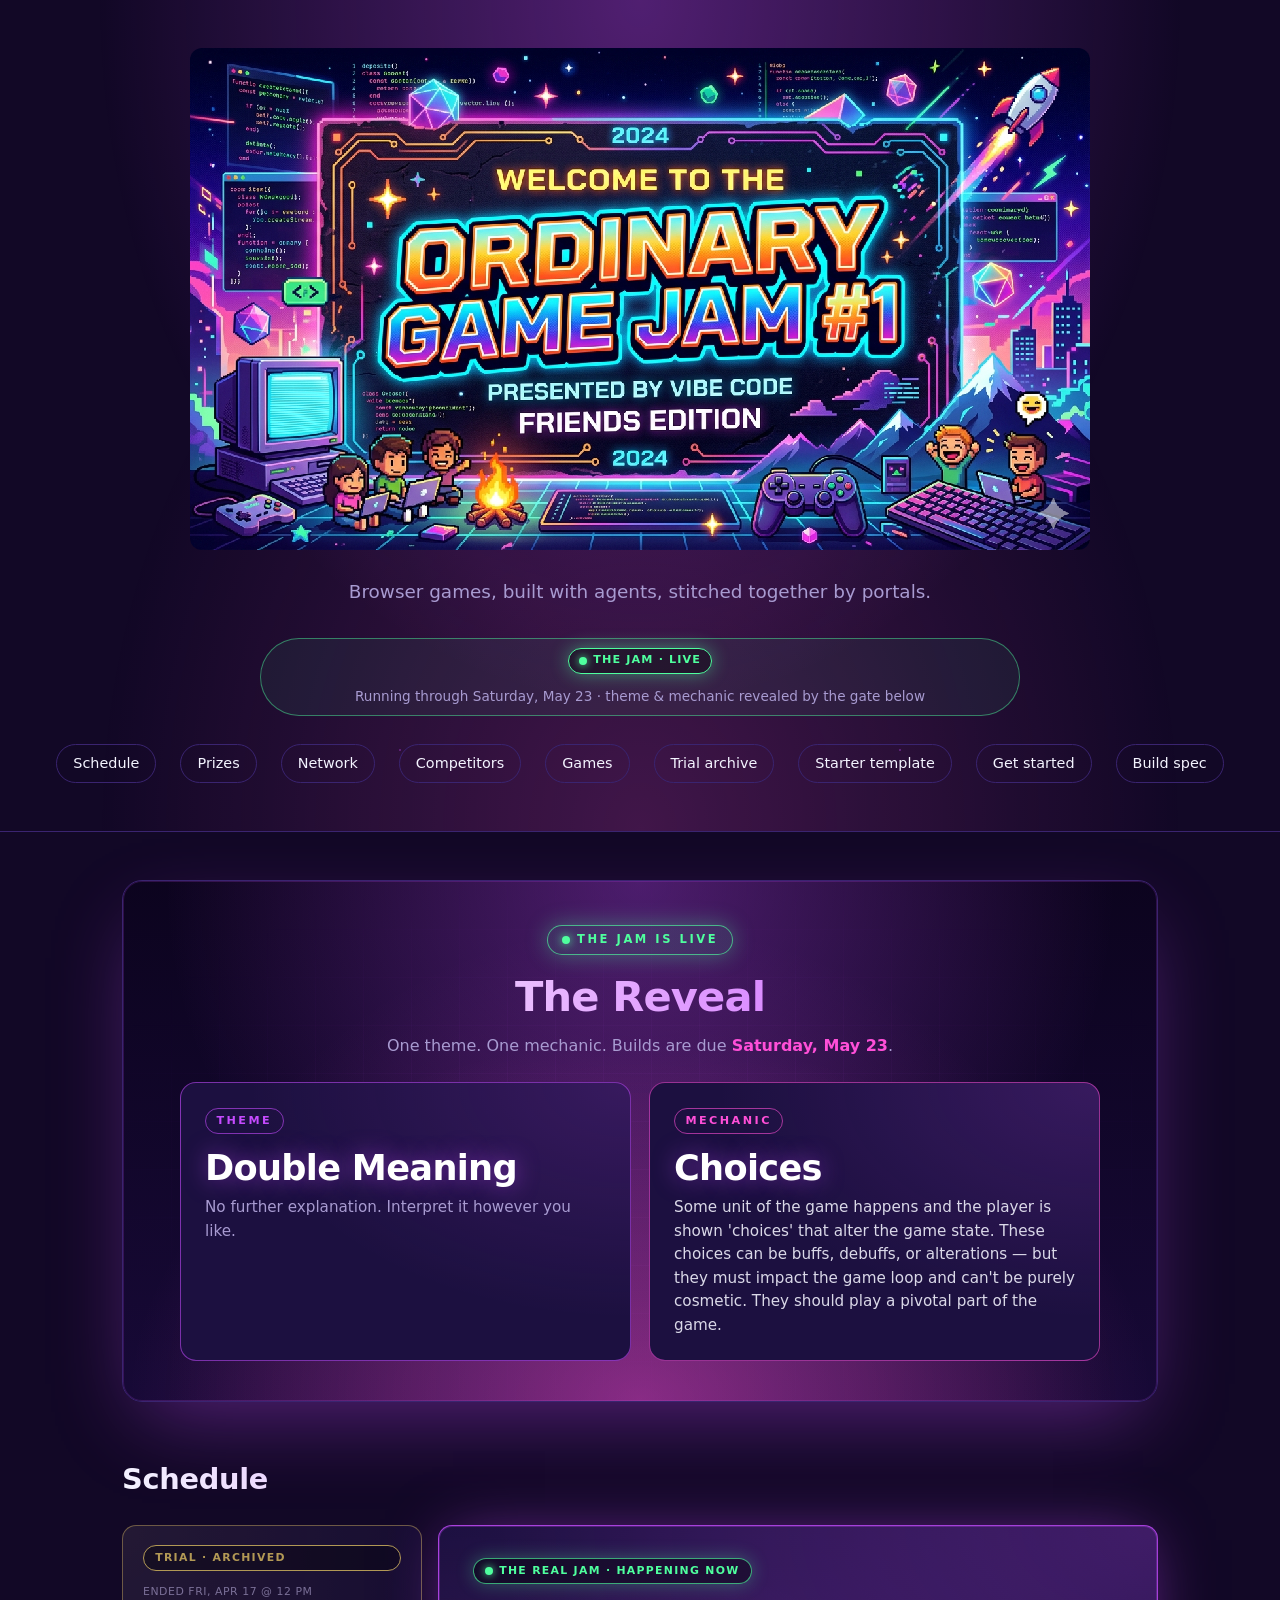
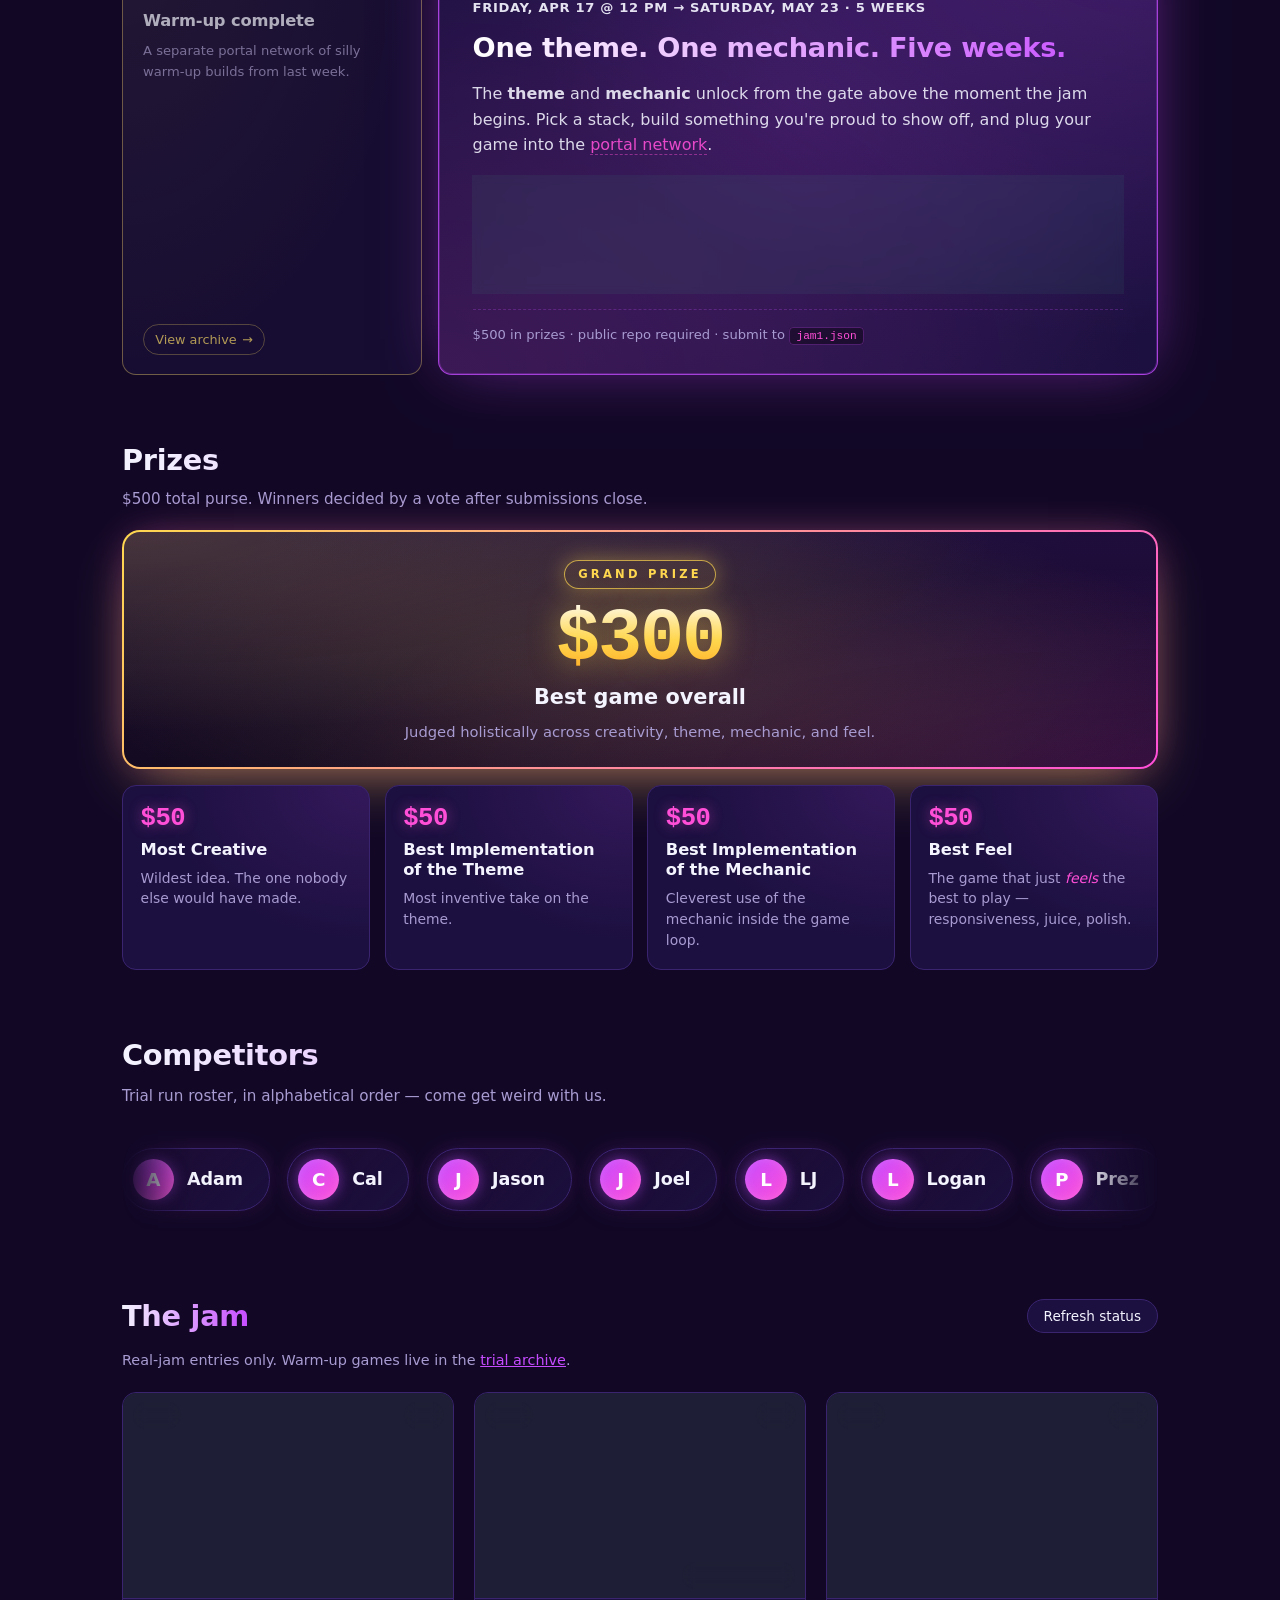
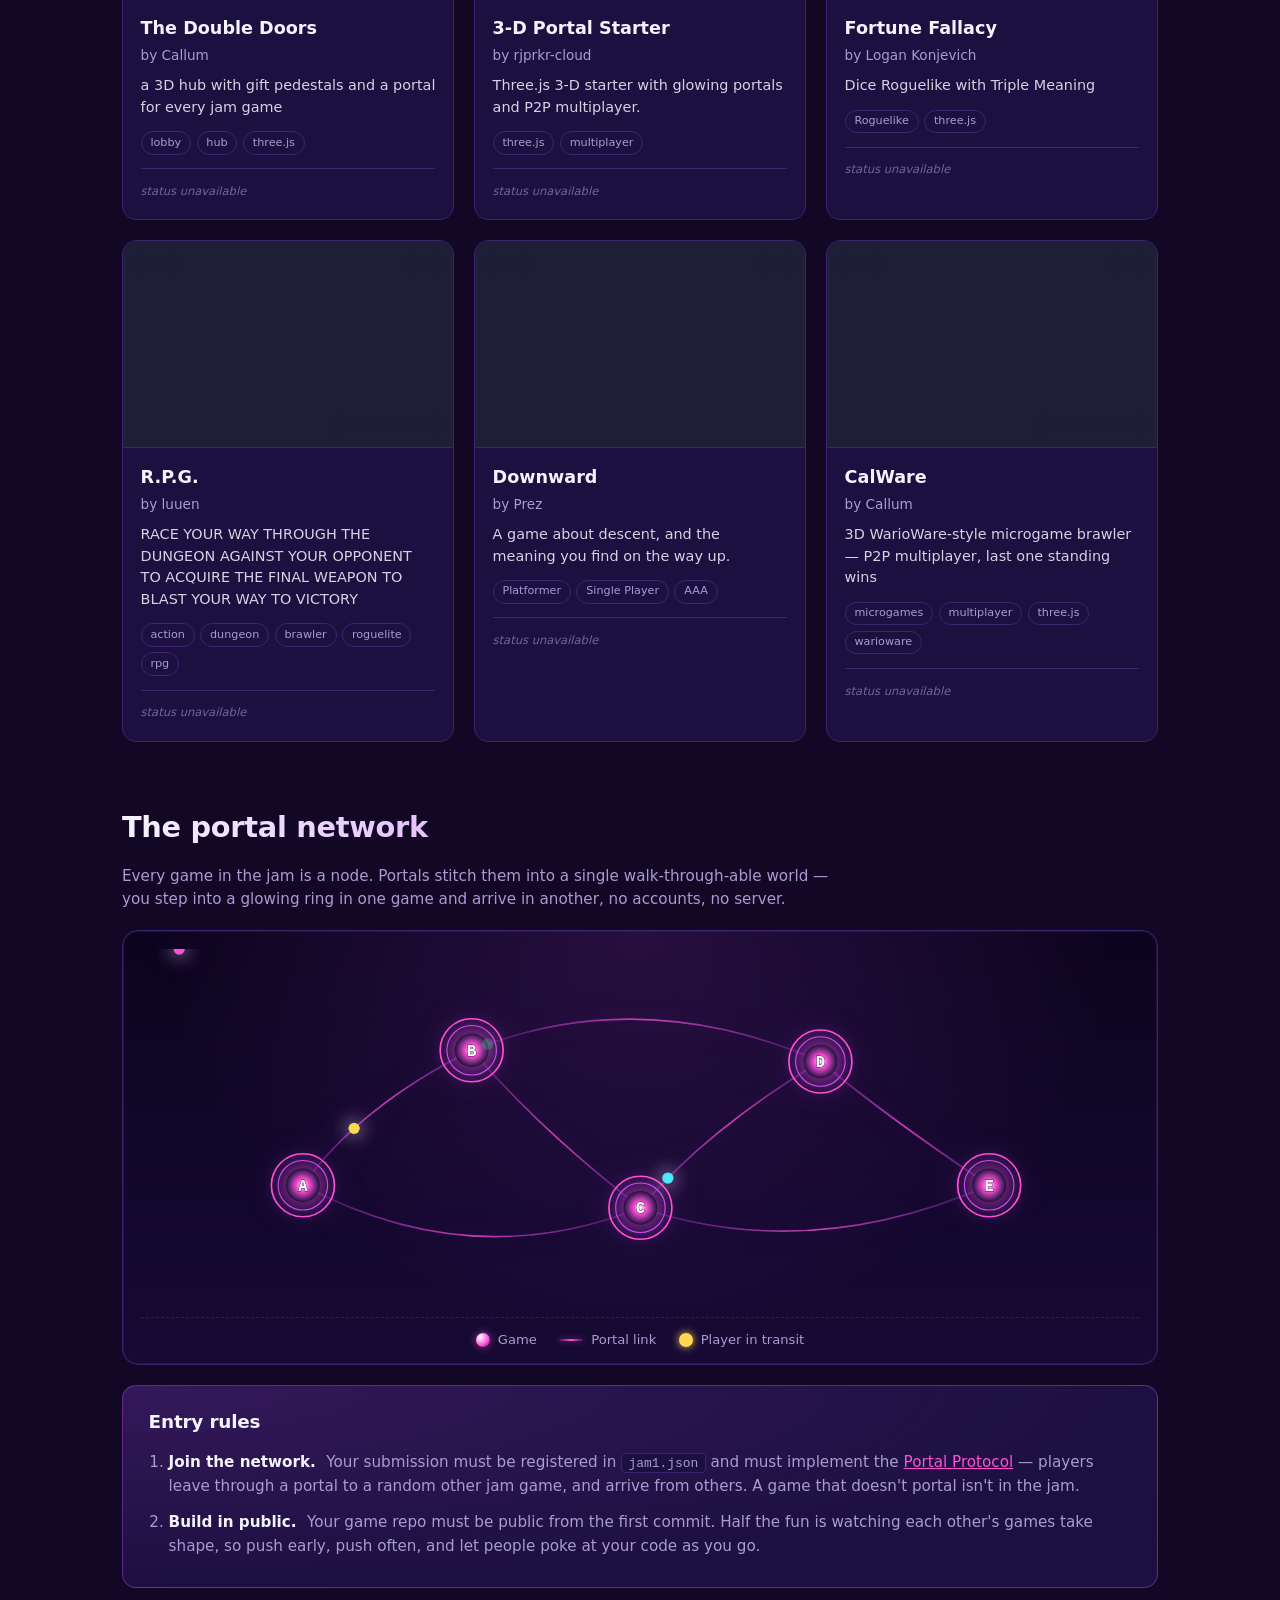
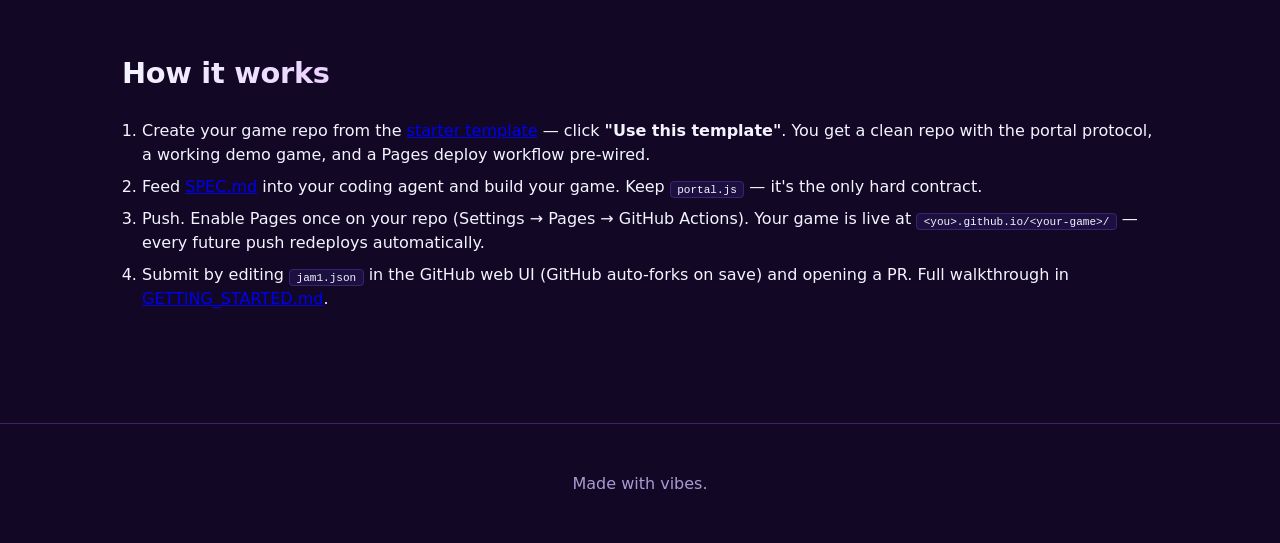
<file: index.html>
<!doctype html>
<html lang="en">
<head>
<meta charset="utf-8" />
<meta name="viewport" content="width=device-width, initial-scale=1" />
<title>Ordinary Game Jam #1</title>
<link rel="stylesheet" href="style.css" />
</head>
<body>
<header class="hero">
  <img class="banner" src="banner.png" alt="Welcome to the Ordinary Game Jam #1 — Presented by Vibe Code, Friends Edition" />
  <h1 class="sr-only">Ordinary Game Jam #1</h1>
  <p class="tagline">Browser games, built with agents, stitched together by portals.</p>
  <div class="hero-status hero-status-live">
    <span class="phase-badge phase-live-badge"><span class="phase-live-dot"></span>THE JAM · LIVE</span>
    <span class="phase-msg">Running through Saturday, May 23 · theme &amp; mechanic revealed by the gate below</span>
  </div>
  <nav>
    <a href="#schedule">Schedule</a>
    <a href="#prizes">Prizes</a>
    <a href="#network">Network</a>
    <a href="#competitors">Competitors</a>
    <a href="#games">Games</a>
    <a href="trial.html">Trial archive</a>
    <a href="https://github.com/CallumHYoung/gamejam-starter">Starter template</a>
    <a href="https://github.com/CallumHYoung/gamejam/blob/main/GETTING_STARTED.md">Get started</a>
    <a href="https://github.com/CallumHYoung/gamejam/blob/main/SPEC.md">Build spec</a>
  </nav>
</header>

<main>
  <section id="reveal" class="reveal-section" aria-label="Theme and mechanic reveal">
    <div class="reveal-gate" data-state="sealed">
      <div class="reveal-grid" aria-hidden="true"></div>
      <div class="reveal-beam" aria-hidden="true"></div>

      <div class="reveal-sealed-panel">
        <div class="reveal-seal" aria-hidden="true">
          <div class="reveal-seal-ring reveal-seal-ring-1"></div>
          <div class="reveal-seal-ring reveal-seal-ring-2"></div>
          <div class="reveal-seal-ring reveal-seal-ring-3"></div>
          <div class="reveal-seal-core">✦</div>
        </div>
        <div class="reveal-sealed-label">SEALED · JAM START</div>
        <h2 class="reveal-sealed-title">Theme &amp; Mechanic</h2>
        <p class="reveal-sealed-sub">Both reveals are locked. The gate opens exactly when the jam begins.</p>
        <div class="reveal-countdown" id="reveal-countdown" role="timer" aria-live="polite">
          <div class="reveal-cd"><span class="reveal-cd-num" data-cd="days">--</span><span class="reveal-cd-lbl">days</span></div>
          <div class="reveal-cd-sep">:</div>
          <div class="reveal-cd"><span class="reveal-cd-num" data-cd="hours">--</span><span class="reveal-cd-lbl">hours</span></div>
          <div class="reveal-cd-sep">:</div>
          <div class="reveal-cd"><span class="reveal-cd-num" data-cd="minutes">--</span><span class="reveal-cd-lbl">min</span></div>
          <div class="reveal-cd-sep">:</div>
          <div class="reveal-cd"><span class="reveal-cd-num" data-cd="seconds">--</span><span class="reveal-cd-lbl">sec</span></div>
        </div>
        <p class="reveal-unlock-at">Opens <strong>Friday, Apr 17 @ 12:00 PM</strong> (your local time)</p>
        <p class="reveal-ends-at">Submissions due <strong>Saturday, May 23</strong></p>
      </div>

      <div class="reveal-doors" aria-hidden="true">
        <div class="reveal-door reveal-door-left">
          <div class="reveal-door-trim"></div>
          <div class="reveal-door-bolt"></div>
        </div>
        <div class="reveal-door reveal-door-right">
          <div class="reveal-door-trim"></div>
          <div class="reveal-door-bolt"></div>
        </div>
      </div>

      <div class="reveal-unlocked-panel" hidden>
        <div class="reveal-unlocked-head">
          <span class="reveal-live-badge"><span class="reveal-live-dot"></span>THE JAM IS LIVE</span>
          <h2 class="reveal-unlocked-title">The Reveal</h2>
          <p class="reveal-unlocked-sub">One theme. One mechanic. Builds are due <strong>Saturday, May 23</strong>.</p>
        </div>
        <div class="reveal-cards">
          <article class="reveal-card reveal-card-theme">
            <div class="reveal-card-tag">THEME</div>
            <h3 class="reveal-card-name" data-slot="theme-name">—</h3>
            <p class="reveal-card-note">No further explanation. Interpret it however you like.</p>
          </article>
          <article class="reveal-card reveal-card-mechanic">
            <div class="reveal-card-tag">MECHANIC</div>
            <h3 class="reveal-card-name" data-slot="mech-name">—</h3>
            <p class="reveal-card-desc" data-slot="mech-desc">—</p>
          </article>
        </div>
      </div>
    </div>
  </section>

  <section id="schedule">
    <h2>Schedule</h2>
    <div class="timeline">
      <aside class="timeline-phase timeline-trial timeline-archived">
        <div class="phase-tag">TRIAL · ARCHIVED</div>
        <div class="phase-dates">Ended Fri, Apr 17 @ 12 PM</div>
        <h3>Warm-up complete</h3>
        <p>A separate portal network of silly warm-up builds from last week.</p>
        <a class="timeline-archive-link" href="trial.html">View archive <span aria-hidden="true">→</span></a>
      </aside>
      <article class="timeline-phase timeline-real timeline-featured-card">
        <div class="phase-tag phase-tag-live">
          <span class="phase-live-dot"></span>
          THE REAL JAM · HAPPENING NOW
        </div>
        <div class="phase-dates">Friday, Apr 17 @ 12 PM → Saturday, May 23 · 5 weeks</div>
        <h3>One theme. One mechanic. Five weeks.</h3>
        <p>The <strong>theme</strong> and <strong>mechanic</strong> unlock from the gate above the moment the jam begins. Pick a stack, build something you're proud to show off, and plug your game into the <a href="#network">portal network</a>.</p>
        <div class="jam-countdown" id="jam-end-countdown" role="timer" aria-live="polite">
          <div class="jam-cd-label">Submissions close in</div>
          <div class="jam-cd-blocks">
            <div class="jam-cd"><span class="jam-cd-num" data-cd="days">--</span><span class="jam-cd-lbl">days</span></div>
            <div class="jam-cd-sep">:</div>
            <div class="jam-cd"><span class="jam-cd-num" data-cd="hours">--</span><span class="jam-cd-lbl">hrs</span></div>
            <div class="jam-cd-sep">:</div>
            <div class="jam-cd"><span class="jam-cd-num" data-cd="minutes">--</span><span class="jam-cd-lbl">min</span></div>
            <div class="jam-cd-sep">:</div>
            <div class="jam-cd"><span class="jam-cd-num" data-cd="seconds">--</span><span class="jam-cd-lbl">sec</span></div>
          </div>
          <div class="jam-cd-target">Saturday, May 23 @ 11:59 PM (your local time)</div>
        </div>
        <p class="timeline-meta">$500 in prizes · public repo required · submit to <code>jam1.json</code></p>
      </article>
    </div>
  </section>

  <section id="prizes">
    <h2>Prizes</h2>
    <p class="prizes-sub">$500 total purse. Winners decided by a vote after submissions close.</p>
    <div class="prize-grand">
      <div class="prize-grand-inner">
        <div class="prize-grand-rank">GRAND PRIZE</div>
        <div class="prize-grand-amount">$300</div>
        <div class="prize-grand-title">Best game overall</div>
        <p class="prize-grand-note">Judged holistically across creativity, theme, mechanic, and feel.</p>
      </div>
    </div>
    <div class="prize-grid">
      <article class="prize-card">
        <div class="prize-amount">$50</div>
        <h3>Most Creative</h3>
        <p>Wildest idea. The one nobody else would have made.</p>
      </article>
      <article class="prize-card">
        <div class="prize-amount">$50</div>
        <h3>Best Implementation of the Theme</h3>
        <p>Most inventive take on the theme.</p>
      </article>
      <article class="prize-card">
        <div class="prize-amount">$50</div>
        <h3>Best Implementation of the Mechanic</h3>
        <p>Cleverest use of the mechanic inside the game loop.</p>
      </article>
      <article class="prize-card">
        <div class="prize-amount">$50</div>
        <h3>Best Feel</h3>
        <p>The game that just <em>feels</em> the best to play — responsiveness, juice, polish.</p>
      </article>
    </div>
  </section>

  <section id="competitors">
    <h2>Competitors</h2>
    <p class="competitors-sub">Trial run roster, in alphabetical order — come get weird with us.</p>
    <div class="competitors-marquee" aria-label="List of trial-run competitors">
      <div class="competitors-track">
        <div class="marquee-group">
          <div class="competitor"><span class="competitor-avatar">A</span><span class="competitor-name">Adam</span></div>
          <div class="competitor"><span class="competitor-avatar">C</span><span class="competitor-name">Cal</span></div>
          <div class="competitor"><span class="competitor-avatar">J</span><span class="competitor-name">Jason</span></div>
          <div class="competitor"><span class="competitor-avatar">J</span><span class="competitor-name">Joel</span></div>
          <div class="competitor"><span class="competitor-avatar">L</span><span class="competitor-name">LJ</span></div>
          <div class="competitor"><span class="competitor-avatar">L</span><span class="competitor-name">Logan</span></div>
          <div class="competitor"><span class="competitor-avatar">P</span><span class="competitor-name">Prez</span></div>
          <div class="competitor"><span class="competitor-avatar">R</span><span class="competitor-name">RJ</span></div>
          <div class="competitor competitor-cta"><span class="competitor-avatar competitor-avatar-cta">+</span><span class="competitor-name">and you!</span></div>
        </div>
        <div class="marquee-group" aria-hidden="true">
          <div class="competitor"><span class="competitor-avatar">A</span><span class="competitor-name">Adam</span></div>
          <div class="competitor"><span class="competitor-avatar">C</span><span class="competitor-name">Cal</span></div>
          <div class="competitor"><span class="competitor-avatar">J</span><span class="competitor-name">Jason</span></div>
          <div class="competitor"><span class="competitor-avatar">J</span><span class="competitor-name">Joel</span></div>
          <div class="competitor"><span class="competitor-avatar">L</span><span class="competitor-name">LJ</span></div>
          <div class="competitor"><span class="competitor-avatar">L</span><span class="competitor-name">Logan</span></div>
          <div class="competitor"><span class="competitor-avatar">P</span><span class="competitor-name">Prez</span></div>
          <div class="competitor"><span class="competitor-avatar">R</span><span class="competitor-name">RJ</span></div>
          <div class="competitor competitor-cta"><span class="competitor-avatar competitor-avatar-cta">+</span><span class="competitor-name">and you!</span></div>
        </div>
      </div>
    </div>
  </section>

  <section id="games">
    <div class="section-head">
      <h2>The jam</h2>
      <button id="refresh-status" type="button" title="Refresh live status from GitHub">Refresh status</button>
    </div>
    <p class="grid-sub">Real-jam entries only. Warm-up games live in the <a href="trial.html">trial archive</a>.</p>
    <div id="grid" class="grid" data-registry="jam1.json">Loading games…</div>
  </section>

  <section id="network" class="network-section">
    <h2>The portal network</h2>
    <p class="network-sub">Every game in the jam is a node. Portals stitch them into a single walk-through-able world — you step into a glowing ring in one game and arrive in another, no accounts, no server.</p>

    <div class="network-viz">
      <svg viewBox="0 0 820 320" preserveAspectRatio="xMidYMid meet" class="network-svg" aria-hidden="true">
        <defs>
          <linearGradient id="network-arc-grad" x1="0" y1="0" x2="1" y2="0">
            <stop offset="0%" stop-color="#c64bff" stop-opacity="0.18"/>
            <stop offset="50%" stop-color="#ff4fd8" stop-opacity="0.75"/>
            <stop offset="100%" stop-color="#c64bff" stop-opacity="0.18"/>
          </linearGradient>
          <radialGradient id="network-node-grad">
            <stop offset="0%" stop-color="#ffffff"/>
            <stop offset="35%" stop-color="#ff4fd8"/>
            <stop offset="100%" stop-color="#1c1040"/>
          </radialGradient>
        </defs>

        <g class="network-arcs" fill="none" stroke="url(#network-arc-grad)" stroke-width="1.5" stroke-linecap="round">
          <path id="arc-ab" d="M 110 210 Q 160 140 260 90"/>
          <path id="arc-bc" d="M 260 90  Q 320 160 410 230"/>
          <path id="arc-cd" d="M 410 230 Q 470 160 570 100"/>
          <path id="arc-de" d="M 570 100 Q 630 150 720 210"/>
          <path id="arc-ac" d="M 110 210 Q 260 290 410 230"/>
          <path id="arc-bd" d="M 260 90  Q 410 30  570 100"/>
          <path id="arc-ce" d="M 410 230 Q 560 280 720 210"/>
        </g>

        <g class="network-nodes">
          <g class="network-node" transform="translate(110 210)">
            <circle r="28" fill="none" stroke="#ff4fd8" stroke-width="1.5" class="node-ring"/>
            <circle r="22" fill="none" stroke="#c64bff" stroke-width="1"   class="node-ring-inner"/>
            <circle r="15" fill="url(#network-node-grad)" class="node-core"/>
            <text y="5" text-anchor="middle" class="node-label">A</text>
          </g>
          <g class="network-node" transform="translate(260 90)">
            <circle r="28" fill="none" stroke="#ff4fd8" stroke-width="1.5" class="node-ring"/>
            <circle r="22" fill="none" stroke="#c64bff" stroke-width="1"   class="node-ring-inner"/>
            <circle r="15" fill="url(#network-node-grad)" class="node-core"/>
            <text y="5" text-anchor="middle" class="node-label">B</text>
          </g>
          <g class="network-node" transform="translate(410 230)">
            <circle r="28" fill="none" stroke="#ff4fd8" stroke-width="1.5" class="node-ring"/>
            <circle r="22" fill="none" stroke="#c64bff" stroke-width="1"   class="node-ring-inner"/>
            <circle r="15" fill="url(#network-node-grad)" class="node-core"/>
            <text y="5" text-anchor="middle" class="node-label">C</text>
          </g>
          <g class="network-node" transform="translate(570 100)">
            <circle r="28" fill="none" stroke="#ff4fd8" stroke-width="1.5" class="node-ring"/>
            <circle r="22" fill="none" stroke="#c64bff" stroke-width="1"   class="node-ring-inner"/>
            <circle r="15" fill="url(#network-node-grad)" class="node-core"/>
            <text y="5" text-anchor="middle" class="node-label">D</text>
          </g>
          <g class="network-node" transform="translate(720 210)">
            <circle r="28" fill="none" stroke="#ff4fd8" stroke-width="1.5" class="node-ring"/>
            <circle r="22" fill="none" stroke="#c64bff" stroke-width="1"   class="node-ring-inner"/>
            <circle r="15" fill="url(#network-node-grad)" class="node-core"/>
            <text y="5" text-anchor="middle" class="node-label">E</text>
          </g>
        </g>

        <g class="network-travelers">
          <circle r="5" class="traveler" fill="#ffd84f">
            <animateMotion dur="5.5s" repeatCount="indefinite"><mpath href="#arc-ab"/></animateMotion>
            <animate attributeName="opacity" dur="5.5s" values="0;1;1;0" keyTimes="0;0.18;0.82;1" repeatCount="indefinite"/>
          </circle>
          <circle r="5" class="traveler" fill="#4ff0ff">
            <animateMotion dur="6.5s" begin="0.8s" repeatCount="indefinite"><mpath href="#arc-cd"/></animateMotion>
            <animate attributeName="opacity" dur="6.5s" begin="0.8s" values="0;1;1;0" keyTimes="0;0.18;0.82;1" repeatCount="indefinite"/>
          </circle>
          <circle r="5" class="traveler" fill="#4fff9e">
            <animateMotion dur="7s" begin="1.6s" repeatCount="indefinite"><mpath href="#arc-bd"/></animateMotion>
            <animate attributeName="opacity" dur="7s" begin="1.6s" values="0;1;1;0" keyTimes="0;0.18;0.82;1" repeatCount="indefinite"/>
          </circle>
          <circle r="5" class="traveler" fill="#ff4fd8">
            <animateMotion dur="6s" begin="2.5s" repeatCount="indefinite"><mpath href="#arc-ce"/></animateMotion>
            <animate attributeName="opacity" dur="6s" begin="2.5s" values="0;1;1;0" keyTimes="0;0.18;0.82;1" repeatCount="indefinite"/>
          </circle>
        </g>
      </svg>

      <div class="network-legend">
        <span class="legend-item"><span class="legend-swatch legend-node-swatch"></span>Game</span>
        <span class="legend-item"><span class="legend-swatch legend-arc-swatch"></span>Portal link</span>
        <span class="legend-item"><span class="legend-swatch legend-traveler-swatch"></span>Player in transit</span>
      </div>
    </div>

    <div class="network-rules">
      <h3>Entry rules</h3>
      <ol>
        <li>
          <strong>Join the network.</strong>
          Your submission must be registered in <code>jam1.json</code> and must implement the <a href="https://github.com/CallumHYoung/gamejam/blob/main/SPEC.md">Portal Protocol</a> — players leave through a portal to a random other jam game, and arrive from others. A game that doesn't portal isn't in the jam.
        </li>
        <li>
          <strong>Build in public.</strong>
          Your game repo must be public from the first commit. Half the fun is watching each other's games take shape, so push early, push often, and let people poke at your code as you go.
        </li>
      </ol>
    </div>
  </section>

  <section id="how">
    <h2>How it works</h2>
    <ol>
      <li>Create your game repo from the <a href="https://github.com/CallumHYoung/gamejam-starter">starter template</a> — click <strong>"Use this template"</strong>. You get a clean repo with the portal protocol, a working demo game, and a Pages deploy workflow pre-wired.</li>
      <li>Feed <a href="https://github.com/CallumHYoung/gamejam/blob/main/SPEC.md">SPEC.md</a> into your coding agent and build your game. Keep <code>portal.js</code> — it's the only hard contract.</li>
      <li>Push. Enable Pages once on your repo (Settings → Pages → GitHub Actions). Your game is live at <code>&lt;you&gt;.github.io/&lt;your-game&gt;/</code> — every future push redeploys automatically.</li>
      <li>Submit by editing <code>jam1.json</code> in the GitHub web UI (GitHub auto-forks on save) and opening a PR. Full walkthrough in <a href="https://github.com/CallumHYoung/gamejam/blob/main/GETTING_STARTED.md">GETTING_STARTED.md</a>.</li>
    </ol>
  </section>
</main>

<footer>
  <p>Made with vibes.</p>
</footer>

<script src="app.js"></script>
<script src="fx.js" defer></script>
<script src="reveal.js" defer></script>
</body>
</html>
</file>
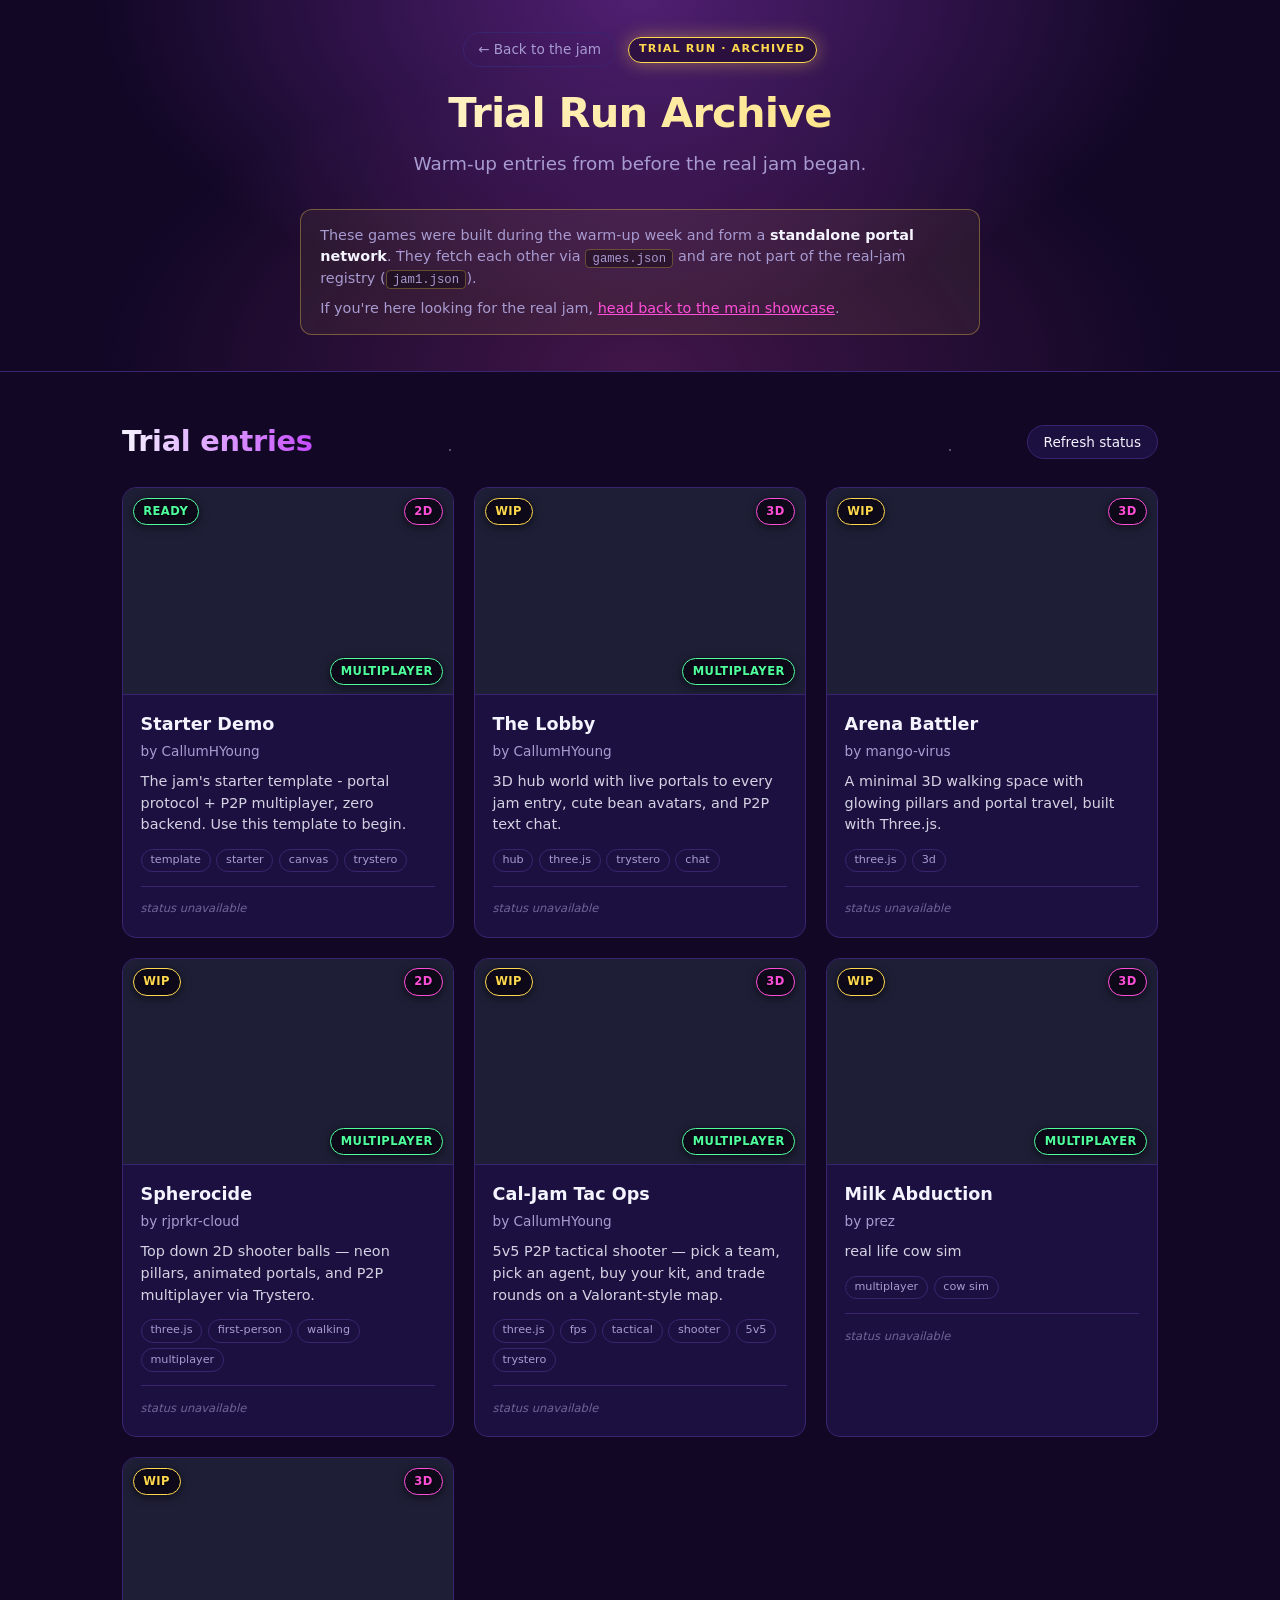
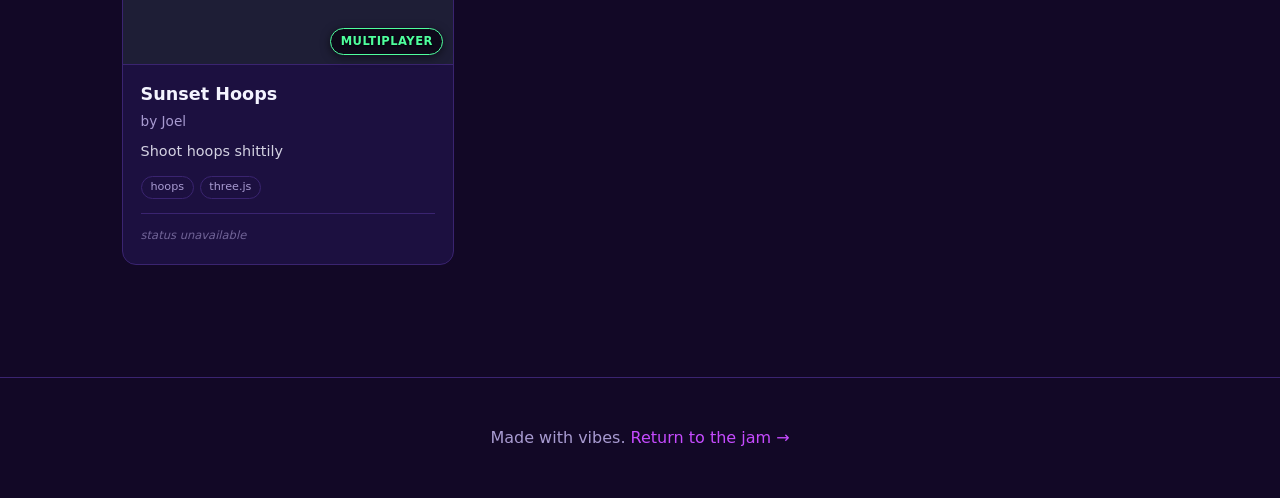
<file: trial.html>
<!doctype html>
<html lang="en">
<head>
<meta charset="utf-8" />
<meta name="viewport" content="width=device-width, initial-scale=1" />
<title>Trial Run Archive — Ordinary Game Jam #1</title>
<link rel="stylesheet" href="style.css" />
</head>
<body class="page-trial">
<header class="hero hero-compact">
  <div class="trial-eyebrow">
    <a class="trial-back" href="index.html">← Back to the jam</a>
    <span class="phase-badge phase-trial-badge">TRIAL RUN · ARCHIVED</span>
  </div>
  <h1 class="trial-title">Trial Run Archive</h1>
  <p class="tagline">Warm-up entries from before the real jam began.</p>
  <div class="trial-note">
    <p>These games were built during the warm-up week and form a <strong>standalone portal network</strong>. They fetch each other via <code>games.json</code> and are not part of the real-jam registry (<code>jam1.json</code>).</p>
    <p>If you're here looking for the real jam, <a href="index.html">head back to the main showcase</a>.</p>
  </div>
</header>

<main>
  <section id="games">
    <div class="section-head">
      <h2>Trial entries</h2>
      <button id="refresh-status" type="button" title="Refresh live status from GitHub">Refresh status</button>
    </div>
    <div
      id="grid"
      class="grid"
      data-registry="games.json"
      data-empty-message="No trial entries. (Something went wrong loading games.json.)"
    >Loading games…</div>
  </section>
</main>

<footer>
  <p>Made with vibes. <a href="index.html">Return to the jam →</a></p>
</footer>

<script src="app.js"></script>
<script src="fx.js" defer></script>
</body>
</html>
</file>
<file: style.css>
:root {
  --bg: #120826;
  --fg: #f4f4ff;
  --muted: #a89bd1;
  --accent: #c64bff;
  --accent2: #ff4fd8;
  --card: #1c1040;
  --border: #3a2470;
}

.sr-only {
  position: absolute;
  width: 1px;
  height: 1px;
  padding: 0;
  margin: -1px;
  overflow: hidden;
  clip: rect(0,0,0,0);
  border: 0;
}

* { box-sizing: border-box; }

html, body {
  margin: 0;
  padding: 0;
  background: var(--bg);
  color: var(--fg);
  font-family: ui-sans-serif, system-ui, -apple-system, "Segoe UI", sans-serif;
  line-height: 1.5;
  overflow-x: hidden;
}

body { position: relative; }

body::before {
  content: '';
  position: fixed;
  inset: 0;
  background-image:
    radial-gradient(1px 1px at 20% 30%, white, transparent 60%),
    radial-gradient(1px 1px at 40% 70%, rgba(255,255,255,0.8), transparent 60%),
    radial-gradient(1px 1px at 60% 10%, rgba(255,255,255,0.7), transparent 60%),
    radial-gradient(2px 2px at 80% 50%, #c64bff, transparent 60%),
    radial-gradient(1px 1px at 10% 80%, #ff4fd8, transparent 60%),
    radial-gradient(1px 1px at 30% 50%, white, transparent 60%),
    radial-gradient(2px 2px at 90% 90%, white, transparent 60%),
    radial-gradient(1px 1px at 70% 20%, #4ff0ff, transparent 60%),
    radial-gradient(1px 1px at 50% 85%, #ffd84f, transparent 60%);
  background-size: 500px 500px;
  background-repeat: repeat;
  animation: star-drift 90s linear infinite, star-twinkle 4s ease-in-out infinite;
  pointer-events: none;
  z-index: 0;
  opacity: 0.75;
}

@keyframes star-drift {
  from { background-position: 0 0; }
  to   { background-position: -500px -500px; }
}

@keyframes star-twinkle {
  0%, 100% { opacity: 0.55; }
  50%      { opacity: 0.95; }
}

.hero, main, footer { position: relative; z-index: 1; }

#fx-layer {
  position: fixed;
  inset: 0;
  pointer-events: none;
  overflow: hidden;
  z-index: 2;
}

.confetti {
  position: absolute;
  bottom: -30px;
  width: var(--size, 10px);
  height: var(--size, 10px);
  animation-name: rise;
  animation-timing-function: linear;
  animation-iteration-count: infinite;
  box-shadow: 0 0 8px currentColor, 0 0 2px rgba(255,255,255,0.6) inset;
  opacity: 0;
}

.confetti.circle { border-radius: 50%; }

@keyframes rise {
  0%   { transform: translate3d(0, 0, 0) rotate(0deg); opacity: 0; }
  8%   { opacity: 1; }
  92%  { opacity: 1; }
  100% { transform: translate3d(var(--drift, 0), -110vh, 0) rotate(720deg); opacity: 0; }
}

.rocket {
  position: absolute;
  left: -120px;
  font-size: 2.4rem;
  filter:
    drop-shadow(0 0 14px #ff4fd8)
    drop-shadow(0 0 6px #c64bff)
    drop-shadow(0 0 2px #fff);
  animation-name: rocket-fly;
  animation-timing-function: linear;
  animation-fill-mode: forwards;
  transform: rotate(-20deg);
  will-change: transform, left;
}

@keyframes rocket-fly {
  0%   { left: -120px; transform: translateY(60px) rotate(-20deg); }
  100% { left: calc(100vw + 120px); transform: translateY(-160px) rotate(-20deg); }
}

.sparkle {
  position: absolute;
  width: 4px;
  height: 4px;
  background: white;
  border-radius: 50%;
  box-shadow: 0 0 10px 2px white, 0 0 20px 4px #c64bff;
  animation: sparkle-pop 1.6s ease-out forwards;
  opacity: 0;
}

@keyframes sparkle-pop {
  0%   { transform: scale(0); opacity: 0; }
  30%  { transform: scale(1.4); opacity: 1; }
  100% { transform: scale(0); opacity: 0; }
}

.hero {
  padding: 3rem 2rem 3rem;
  text-align: center;
  background:
    radial-gradient(ellipse at top, rgba(198,75,255,0.35), transparent 60%),
    radial-gradient(ellipse at bottom, rgba(255,79,216,0.2), transparent 60%);
  border-bottom: 1px solid var(--border);
}

.hero .banner {
  display: block;
  max-width: min(900px, 92vw);
  width: 100%;
  height: auto;
  margin: 0 auto 1.75rem;
  image-rendering: pixelated;
  image-rendering: -moz-crisp-edges;
  border-radius: 12px;
  animation: banner-bob 5.5s ease-in-out infinite, banner-glow 3.2s ease-in-out infinite;
}

@keyframes banner-bob {
  0%, 100% { transform: translateY(0); }
  50%      { transform: translateY(-8px); }
}

@keyframes banner-glow {
  0%, 100% {
    box-shadow:
      0 0 0 1px var(--border),
      0 20px 60px -20px rgba(198, 75, 255, 0.55),
      0 0 80px -20px rgba(255, 79, 216, 0.4);
  }
  50% {
    box-shadow:
      0 0 0 2px var(--accent),
      0 28px 90px -20px rgba(198, 75, 255, 0.95),
      0 0 140px -10px rgba(255, 79, 216, 0.75);
  }
}

.hero .tagline {
  animation: tagline-pulse 4s ease-in-out infinite;
}

@keyframes tagline-pulse {
  0%, 100% { text-shadow: 0 0 0 transparent; }
  50%      { text-shadow: 0 0 18px rgba(198, 75, 255, 0.8); }
}

.hero-status {
  display: inline-flex;
  align-items: center;
  gap: 0.75rem;
  flex-wrap: wrap;
  justify-content: center;
  max-width: 760px;
  margin: 0 auto 1.75rem;
  padding: 0.55rem 1rem;
  border: 1px solid rgba(255, 216, 79, 0.4);
  border-radius: 999px;
  background: rgba(255, 216, 79, 0.06);
}

.phase-badge {
  font-size: 0.7rem;
  font-weight: 700;
  letter-spacing: 0.1em;
  padding: 0.22rem 0.65rem;
  border-radius: 999px;
  background: rgba(0,0,0,0.35);
  border: 1px solid currentColor;
  white-space: nowrap;
}

.phase-trial-badge {
  color: #ffd84f;
  box-shadow: 0 0 18px rgba(255, 216, 79, 0.4);
}

.phase-msg {
  color: var(--muted);
  font-size: 0.85rem;
}

.tagline {
  color: var(--muted);
  font-size: 1.15rem;
  margin: 0 0 2rem;
}

nav {
  display: flex;
  gap: 1.5rem;
  justify-content: center;
  flex-wrap: wrap;
}

nav a {
  color: var(--fg);
  text-decoration: none;
  padding: 0.5rem 1rem;
  border: 1px solid var(--border);
  border-radius: 999px;
  font-size: 0.9rem;
  transition: border-color 0.2s, color 0.2s;
}

nav a:hover {
  border-color: var(--accent);
  color: var(--accent);
  box-shadow: 0 0 20px rgba(198, 75, 255, 0.6);
  transform: translateY(-2px);
}

nav a { transition: border-color 0.2s, color 0.2s, box-shadow 0.2s, transform 0.2s; }

main {
  max-width: 1100px;
  margin: 0 auto;
  padding: 3rem 2rem;
}

section {
  margin-bottom: 4rem;
}

h2 {
  font-size: 1.8rem;
  margin: 0 0 1.5rem;
  letter-spacing: -0.01em;
  background: linear-gradient(90deg, var(--fg), var(--accent), var(--accent2), var(--fg));
  background-size: 300% 100%;
  -webkit-background-clip: text;
  background-clip: text;
  color: transparent;
  animation: h2-shimmer 8s linear infinite;
}

.section-head {
  display: flex;
  align-items: center;
  justify-content: space-between;
  gap: 1rem;
  flex-wrap: wrap;
  margin-bottom: 1.5rem;
}

.section-head h2 { margin-bottom: 0; }

.grid-sub {
  color: var(--muted);
  font-size: 0.9rem;
  margin: -0.75rem 0 1.25rem;
}

.grid-sub a { color: var(--accent); }
.grid-sub a:hover { color: var(--accent2); }

/* ---------- Trial archive page ---------- */

.hero-compact {
  padding: 2rem 1.5rem 2.25rem;
}

.hero-compact .trial-title {
  font-size: clamp(1.9rem, 4.5vw, 2.6rem);
  margin: 0 0 0.35rem;
  letter-spacing: -0.02em;
  background: linear-gradient(90deg, #fff, #ffd84f, var(--accent2), #fff);
  background-size: 300% 100%;
  -webkit-background-clip: text;
  background-clip: text;
  color: transparent;
  animation: h2-shimmer 8s linear infinite;
}

.trial-eyebrow {
  display: flex;
  align-items: center;
  justify-content: center;
  gap: 0.75rem;
  flex-wrap: wrap;
  margin-bottom: 0.9rem;
}

.trial-back {
  color: var(--muted);
  text-decoration: none;
  padding: 0.4rem 0.85rem;
  border: 1px solid var(--border);
  border-radius: 999px;
  font-size: 0.85rem;
  transition: border-color 0.2s, color 0.2s;
}

.trial-back:hover {
  color: var(--accent);
  border-color: var(--accent);
}

.trial-note {
  max-width: 680px;
  margin: 1rem auto 0;
  padding: 0.9rem 1.2rem;
  border: 1px solid rgba(255, 216, 79, 0.35);
  border-radius: 12px;
  background: rgba(255, 216, 79, 0.06);
  text-align: left;
  color: var(--muted);
}

.trial-note p {
  margin: 0;
  font-size: 0.9rem;
}

.trial-note p + p { margin-top: 0.55rem; }

.trial-note strong { color: var(--fg); }
.trial-note a { color: var(--accent2); }
.trial-note code {
  background: rgba(0,0,0,0.35);
  border-color: rgba(255,216,79,0.3);
}

footer a {
  color: var(--accent);
  text-decoration: none;
}

footer a:hover { color: var(--accent2); }

/* ---------- Schedule ---------- */

.timeline {
  display: grid;
  grid-template-columns: minmax(220px, 1fr) minmax(0, 2.4fr);
  gap: 1rem;
  align-items: stretch;
}

@media (max-width: 780px) {
  .timeline { grid-template-columns: 1fr; gap: 0.85rem; }
  .timeline-archived { order: 2; }
  .timeline-featured-card { order: 1; }
}

.timeline-phase {
  padding: 1.75rem 1.75rem 1.5rem;
  border: 1px solid var(--border);
  border-radius: 14px;
  background: var(--card);
  position: relative;
  overflow: hidden;
}

.timeline-trial {
  border-color: rgba(255, 216, 79, 0.55);
  background:
    radial-gradient(ellipse at top left, rgba(255,216,79,0.08), transparent 70%),
    var(--card);
}

.timeline-real {
  border-color: rgba(198, 75, 255, 0.6);
  background:
    radial-gradient(ellipse at top right, rgba(198,75,255,0.12), transparent 70%),
    radial-gradient(ellipse at bottom left, rgba(255,79,216,0.08), transparent 70%),
    var(--card);
}

.timeline-phase .phase-tag {
  display: inline-block;
  font-size: 0.68rem;
  font-weight: 700;
  letter-spacing: 0.12em;
  padding: 0.25rem 0.7rem;
  border-radius: 999px;
  background: rgba(0,0,0,0.4);
  border: 1px solid currentColor;
  margin-bottom: 0.85rem;
}

.timeline-trial .phase-tag { color: #ffd84f; }
.timeline-real  .phase-tag { color: #c64bff; }

.timeline-phase .phase-dates {
  font-size: 0.8rem;
  color: var(--muted);
  margin-bottom: 0.65rem;
  text-transform: uppercase;
  letter-spacing: 0.05em;
}

.timeline-phase h3 {
  font-size: 1.35rem;
  margin: 0 0 0.85rem;
  color: var(--fg);
  letter-spacing: -0.01em;
}

.timeline-phase p,
.timeline-phase ul {
  color: var(--muted);
  font-size: 0.95rem;
  line-height: 1.6;
  margin: 0 0 0.5rem;
}

.timeline-phase ul {
  padding-left: 1.1rem;
}

.timeline-phase li {
  margin-bottom: 0.35rem;
}

.timeline-phase strong { color: var(--fg); }

/* Archived trial — compact, muted, left-rail */

.timeline-archived {
  padding: 1.15rem 1.25rem 1.15rem;
  opacity: 0.7;
  filter: saturate(0.8);
  transition: opacity 0.25s, filter 0.25s, transform 0.25s, border-color 0.25s;
  display: flex;
  flex-direction: column;
}

.timeline-archived:hover {
  opacity: 1;
  filter: saturate(1);
  transform: translateY(-2px);
  border-color: rgba(255, 216, 79, 0.85);
}

.timeline-archived h3 {
  font-size: 1.02rem;
  margin-bottom: 0.4rem;
}

.timeline-archived p {
  font-size: 0.82rem;
  margin: 0 0 0.7rem;
  flex: 1;
}

.timeline-archived .phase-dates {
  font-size: 0.68rem;
  margin-bottom: 0.5rem;
}

.timeline-archive-link {
  align-self: flex-start;
  display: inline-flex;
  align-items: center;
  gap: 0.35rem;
  font-size: 0.8rem;
  color: #ffd84f;
  text-decoration: none;
  padding: 0.32rem 0.7rem;
  border: 1px solid rgba(255,216,79,0.4);
  border-radius: 999px;
  transition: border-color 0.2s, color 0.2s, background-color 0.2s;
}

.timeline-archive-link:hover {
  border-color: #ffd84f;
  color: #fff;
  background: rgba(255,216,79,0.12);
}

/* Featured real jam — center stage */

.timeline-featured-card {
  padding: 2rem 2.1rem 1.75rem;
  border-color: rgba(198, 75, 255, 0.8);
  background:
    radial-gradient(ellipse at top right, rgba(198,75,255,0.2), transparent 65%),
    radial-gradient(ellipse at bottom left, rgba(255,79,216,0.14), transparent 70%),
    var(--card);
  box-shadow:
    0 0 60px -15px rgba(198, 75, 255, 0.55),
    inset 0 0 0 1px rgba(198, 75, 255, 0.25);
  overflow: hidden;
}

.timeline-featured-card::after {
  content: '';
  position: absolute;
  top: -60%;
  left: -20%;
  width: 140%;
  height: 200%;
  background: radial-gradient(ellipse at center, rgba(198,75,255,0.12), transparent 60%);
  pointer-events: none;
  animation: timeline-featured-drift 10s ease-in-out infinite;
  z-index: 0;
}

.timeline-featured-card > * { position: relative; z-index: 1; }

@keyframes timeline-featured-drift {
  0%, 100% { transform: translate(0, 0); }
  50%      { transform: translate(-3%, 3%); }
}

.timeline-featured-card h3 {
  font-size: clamp(1.35rem, 2.8vw, 1.7rem);
  margin-bottom: 0.75rem;
  background: linear-gradient(90deg, #fff, var(--accent), var(--accent2), #fff);
  background-size: 300% 100%;
  -webkit-background-clip: text;
  background-clip: text;
  color: transparent;
  animation: h2-shimmer 8s linear infinite;
}

.timeline-featured-card .phase-dates {
  color: var(--fg);
  font-weight: 600;
  opacity: 0.92;
  font-size: 0.82rem;
}

.timeline-featured-card p {
  color: var(--fg);
  opacity: 0.88;
  font-size: 1rem;
  line-height: 1.6;
}

.timeline-featured-card p a {
  color: var(--accent2);
  text-decoration: none;
  border-bottom: 1px dashed rgba(255,79,216,0.5);
}

.timeline-featured-card p a:hover {
  color: #fff;
  border-bottom-color: #fff;
}

.jam-countdown {
  position: relative;
  margin: 1.1rem 0 0;
  padding: 0.8rem 0.95rem 0.75rem;
  border: 1px solid rgba(198,75,255,0.4);
  border-radius: 12px;
  background: rgba(10,5,22,0.5);
  box-shadow: inset 0 0 0 1px rgba(255,79,216,0.08), 0 0 22px -10px rgba(255,79,216,0.5);
  display: flex;
  flex-direction: column;
  gap: 0.55rem;
  backdrop-filter: blur(4px);
  -webkit-backdrop-filter: blur(4px);
}

.jam-cd-label {
  font-size: 0.65rem;
  letter-spacing: 0.24em;
  text-transform: uppercase;
  color: var(--accent2);
  font-weight: 800;
  line-height: 1;
}

.jam-cd-blocks {
  display: flex;
  gap: 0.3rem;
  align-items: flex-end;
}

.jam-cd {
  display: flex;
  flex-direction: column;
  align-items: center;
  min-width: 2.55rem;
}

.jam-cd-num {
  font-size: clamp(1.35rem, 2.6vw, 1.7rem);
  font-weight: 800;
  line-height: 1;
  font-family: ui-monospace, SFMono-Regular, Menlo, Consolas, monospace;
  color: #fff;
  text-shadow: 0 0 10px rgba(198,75,255,0.7);
  letter-spacing: -0.02em;
  font-variant-numeric: tabular-nums;
}

.jam-cd-lbl {
  font-size: 0.55rem;
  letter-spacing: 0.2em;
  text-transform: uppercase;
  color: var(--muted);
  margin-top: 0.3rem;
}

.jam-cd-sep {
  font-size: 1.25rem;
  line-height: 1;
  color: rgba(198,75,255,0.55);
  padding-bottom: 0.8rem;
  animation: reveal-cd-blink 1s steps(2) infinite;
}

.jam-cd-target {
  font-size: 0.75rem;
  color: var(--muted);
  opacity: 0.8;
  letter-spacing: 0.01em;
}

.jam-countdown[data-state="ended"] {
  border-color: rgba(79,255,158,0.5);
  background: rgba(79,255,158,0.06);
  box-shadow: inset 0 0 0 1px rgba(79,255,158,0.15);
}

.jam-countdown[data-state="ended"] .jam-cd-label {
  color: #4fff9e;
}

.jam-countdown[data-state="ended"] .jam-cd-num {
  color: #4fff9e;
  text-shadow: 0 0 10px rgba(79,255,158,0.6);
}

.jam-countdown[data-state="ended"] .jam-cd-sep {
  animation: none;
  color: rgba(79,255,158,0.5);
}

.timeline-meta {
  font-size: 0.82rem !important;
  color: var(--muted) !important;
  opacity: 1 !important;
  margin: 1rem 0 0 !important;
  padding-top: 0.85rem;
  border-top: 1px dashed rgba(198,75,255,0.25);
}

.timeline-meta code {
  background: rgba(0,0,0,0.4);
  border-color: rgba(198,75,255,0.3);
  color: var(--accent2);
}

/* Live phase tag (green) */

.phase-tag-live {
  display: inline-flex !important;
  align-items: center;
  gap: 0.4rem;
  color: #4fff9e !important;
  border-color: rgba(79,255,158,0.65) !important;
  background: rgba(79,255,158,0.08);
  box-shadow: 0 0 18px rgba(79,255,158,0.3);
}

.phase-live-dot {
  width: 8px;
  height: 8px;
  border-radius: 50%;
  background: #4fff9e;
  box-shadow: 0 0 8px #4fff9e;
  animation: status-pulse 1.4s ease-in-out infinite;
  flex-shrink: 0;
}

/* Hero — switch to live styling */

.hero-status-live {
  border-color: rgba(79,255,158,0.45);
  background: rgba(79,255,158,0.06);
}

.phase-live-badge {
  color: #4fff9e;
  box-shadow: 0 0 18px rgba(79,255,158,0.45);
  display: inline-flex;
  align-items: center;
  gap: 0.4rem;
}

/* ---------- Prizes ---------- */

#prizes h2 { margin-bottom: 0.35rem; }

.prizes-sub {
  color: var(--muted);
  margin: 0 0 1.25rem;
  font-size: 0.95rem;
}

.prize-grand {
  position: relative;
  border-radius: 18px;
  padding: 2px;
  margin-bottom: 1rem;
  background: linear-gradient(135deg, #ffd84f, #ff4fd8, #c64bff, #ffd84f);
  background-size: 300% 300%;
  animation: prize-gradient-shift 10s ease-in-out infinite;
  box-shadow: 0 20px 60px -20px rgba(255, 216, 79, 0.55), 0 0 40px -10px rgba(255, 79, 216, 0.4);
}

@keyframes prize-gradient-shift {
  0%, 100% { background-position: 0% 50%; }
  50%      { background-position: 100% 50%; }
}

.prize-grand-inner {
  border-radius: 16px;
  padding: 1.75rem 1.75rem 1.5rem;
  background:
    radial-gradient(ellipse at top left, rgba(255,216,79,0.18), transparent 60%),
    radial-gradient(ellipse at bottom right, rgba(255,79,216,0.15), transparent 60%),
    linear-gradient(180deg, rgba(24,10,56,0.97), rgba(12,4,30,0.97));
  text-align: center;
  position: relative;
  overflow: hidden;
}

.prize-grand-inner::before {
  content: '';
  position: absolute;
  top: -40%;
  left: -20%;
  width: 140%;
  height: 200%;
  background: radial-gradient(ellipse at center, rgba(255, 216, 79, 0.14), transparent 55%);
  pointer-events: none;
  animation: prize-glow-drift 9s ease-in-out infinite;
}

@keyframes prize-glow-drift {
  0%, 100% { transform: translate(0, 0); }
  50%      { transform: translate(-4%, 3%); }
}

.prize-grand-rank {
  display: inline-block;
  position: relative;
  font-size: 0.72rem;
  font-weight: 800;
  letter-spacing: 0.28em;
  color: #ffd84f;
  padding: 0.28rem 0.85rem;
  border: 1px solid rgba(255,216,79,0.7);
  border-radius: 999px;
  background: rgba(255,216,79,0.08);
  box-shadow: 0 0 22px rgba(255,216,79,0.4);
  margin-bottom: 0.9rem;
}

.prize-grand-amount {
  position: relative;
  font-size: clamp(3rem, 8vw, 4.6rem);
  font-weight: 800;
  line-height: 1;
  letter-spacing: -0.03em;
  font-family: ui-monospace, SFMono-Regular, Menlo, Consolas, monospace;
  background: linear-gradient(180deg, #fff, #ffd84f 50%, #ff9f1a 100%);
  -webkit-background-clip: text;
  background-clip: text;
  color: transparent;
  text-shadow: 0 0 30px rgba(255, 216, 79, 0.5);
  margin-bottom: 0.35rem;
}

.prize-grand-title {
  position: relative;
  font-size: clamp(1.1rem, 2.4vw, 1.3rem);
  color: var(--fg);
  font-weight: 600;
  margin-bottom: 0.5rem;
}

.prize-grand-note {
  position: relative;
  color: var(--muted);
  font-size: 0.92rem;
  margin: 0 auto;
  max-width: 560px;
}

.prize-grid {
  display: grid;
  grid-template-columns: repeat(4, 1fr);
  gap: 0.9rem;
}

@media (max-width: 980px) {
  .prize-grid { grid-template-columns: repeat(2, 1fr); }
}

@media (max-width: 520px) {
  .prize-grid { grid-template-columns: 1fr; }
}

.prize-card {
  position: relative;
  padding: 1.2rem 1.1rem 1.15rem;
  border: 1px solid var(--border);
  border-radius: 14px;
  background:
    radial-gradient(ellipse at top right, rgba(198,75,255,0.14), transparent 60%),
    var(--card);
  transition: transform 0.2s, border-color 0.2s, box-shadow 0.2s;
}

.prize-card:hover {
  transform: translateY(-4px);
  border-color: var(--accent);
  box-shadow: 0 14px 34px -14px rgba(198, 75, 255, 0.55);
}

.prize-card .prize-amount {
  font-size: 1.6rem;
  font-weight: 800;
  line-height: 1;
  font-family: ui-monospace, SFMono-Regular, Menlo, Consolas, monospace;
  color: var(--accent2);
  text-shadow: 0 0 14px rgba(255, 79, 216, 0.45);
  margin-bottom: 0.55rem;
  letter-spacing: -0.02em;
}

.prize-card h3 {
  margin: 0 0 0.45rem;
  font-size: 1.02rem;
  line-height: 1.25;
  color: var(--fg);
  letter-spacing: -0.005em;
}

.prize-card p {
  margin: 0;
  color: var(--muted);
  font-size: 0.87rem;
  line-height: 1.5;
}

.prize-card em {
  color: var(--accent2);
  font-style: italic;
}

/* ---------- Portal network ---------- */

.network-section { margin-bottom: 4rem; }

.network-sub {
  color: var(--muted);
  margin: -0.5rem 0 1.25rem;
  font-size: 0.95rem;
  max-width: 720px;
}

.network-viz {
  position: relative;
  border: 1px solid var(--border);
  border-radius: 16px;
  padding: 1.1rem 1.1rem 0.75rem;
  margin-bottom: 1.25rem;
  background:
    radial-gradient(ellipse at top, rgba(198,75,255,0.14), transparent 65%),
    linear-gradient(180deg, rgba(12,4,30,0.85), rgba(24,10,56,0.85));
  box-shadow: inset 0 0 0 1px rgba(198,75,255,0.12);
  overflow: hidden;
}

.network-svg {
  display: block;
  width: 100%;
  height: auto;
  max-height: 360px;
  filter: drop-shadow(0 0 14px rgba(198,75,255,0.28));
}

.network-arcs path {
  animation: network-arc-flow 6.5s ease-in-out infinite;
}
.network-arcs path:nth-child(1) { animation-delay: 0s;   }
.network-arcs path:nth-child(2) { animation-delay: 0.7s; }
.network-arcs path:nth-child(3) { animation-delay: 1.4s; }
.network-arcs path:nth-child(4) { animation-delay: 2.1s; }
.network-arcs path:nth-child(5) { animation-delay: 2.8s; }
.network-arcs path:nth-child(6) { animation-delay: 3.5s; }
.network-arcs path:nth-child(7) { animation-delay: 4.2s; }

@keyframes network-arc-flow {
  0%, 100% { opacity: 0.4; stroke-width: 1.4; }
  50%      { opacity: 0.9; stroke-width: 2.1; }
}

.node-ring,
.node-ring-inner {
  transform-origin: center;
  animation: network-ring-pulse 3.2s ease-in-out infinite;
}

.node-ring-inner { animation-delay: 0.6s; animation-duration: 4s; }

.network-nodes > g:nth-child(1) .node-ring { animation-delay: 0s;   }
.network-nodes > g:nth-child(2) .node-ring { animation-delay: 0.5s; }
.network-nodes > g:nth-child(3) .node-ring { animation-delay: 1.0s; }
.network-nodes > g:nth-child(4) .node-ring { animation-delay: 1.5s; }
.network-nodes > g:nth-child(5) .node-ring { animation-delay: 2.0s; }

@keyframes network-ring-pulse {
  0%, 100% { opacity: 0.35; }
  50%      { opacity: 0.95; }
}

.node-core {
  filter: drop-shadow(0 0 10px rgba(255, 79, 216, 0.7));
}

.node-label {
  fill: #fff;
  font-family: ui-monospace, SFMono-Regular, Menlo, Consolas, monospace;
  font-size: 14px;
  font-weight: 800;
  letter-spacing: 0;
  paint-order: stroke;
  stroke: rgba(28,16,64,0.85);
  stroke-width: 0.75;
  pointer-events: none;
}

.traveler {
  filter: drop-shadow(0 0 8px currentColor);
}

.network-legend {
  display: flex;
  gap: 1.4rem;
  flex-wrap: wrap;
  justify-content: center;
  padding: 0.75rem 0 0.15rem;
  font-size: 0.82rem;
  color: var(--muted);
  border-top: 1px dashed rgba(198,75,255,0.18);
  margin-top: 0.5rem;
}

.legend-item {
  display: inline-flex;
  align-items: center;
  gap: 0.5rem;
}

.legend-swatch {
  width: 14px;
  height: 14px;
  border-radius: 50%;
  display: inline-block;
}

.legend-node-swatch {
  background: radial-gradient(circle at 30% 30%, #fff, var(--accent2) 60%, #1c1040);
  box-shadow: 0 0 8px rgba(255,79,216,0.6);
}

.legend-arc-swatch {
  width: 24px;
  height: 2px;
  border-radius: 2px;
  background: linear-gradient(90deg, rgba(198,75,255,0.2), var(--accent2), rgba(198,75,255,0.2));
  box-shadow: 0 0 6px rgba(255,79,216,0.5);
}

.legend-traveler-swatch {
  background: #ffd84f;
  box-shadow: 0 0 8px rgba(255,216,79,0.9);
}

.network-rules {
  padding: 1.4rem 1.6rem 1.3rem;
  border: 1px solid rgba(198,75,255,0.4);
  border-radius: 14px;
  background:
    radial-gradient(ellipse at top left, rgba(198,75,255,0.14), transparent 70%),
    var(--card);
}

.network-rules h3 {
  margin: 0 0 0.85rem;
  font-size: 1.15rem;
  color: var(--fg);
  letter-spacing: -0.01em;
}

.network-rules ol {
  margin: 0;
  padding-left: 1.25rem;
  color: var(--muted);
  font-size: 0.95rem;
  line-height: 1.6;
}

.network-rules li + li { margin-top: 0.7rem; }

.network-rules li strong {
  color: var(--fg);
  margin-right: 0.35rem;
}

.network-rules li a {
  color: var(--accent2);
}

.network-rules li a:hover { color: var(--accent); }

/* ---------- Competitors marquee ---------- */

#competitors h2 { margin-bottom: 0.5rem; }

.competitors-sub {
  color: var(--muted);
  margin: 0 0 1.25rem;
  font-size: 0.95rem;
}

.competitors-marquee {
  overflow: hidden;
  width: 100%;
  padding: 1.25rem 0;
  -webkit-mask-image: linear-gradient(90deg, transparent, black 7%, black 93%, transparent);
  mask-image: linear-gradient(90deg, transparent, black 7%, black 93%, transparent);
}

.competitors-track {
  display: flex;
  width: max-content;
  animation: marquee-scroll 40s linear infinite;
}

.competitors-marquee:hover .competitors-track {
  animation-play-state: paused;
}

@keyframes marquee-scroll {
  from { transform: translateX(0); }
  to   { transform: translateX(-50%); }
}

.marquee-group {
  display: flex;
  gap: 1.1rem;
  padding-right: 1.1rem;
  flex-shrink: 0;
}

.competitor {
  display: inline-flex;
  align-items: center;
  gap: 0.8rem;
  padding: 0.6rem 1.6rem 0.6rem 0.6rem;
  border: 1px solid var(--border);
  border-radius: 999px;
  background: linear-gradient(135deg, rgba(198,75,255,0.06), rgba(28,16,64,0.9));
  color: var(--fg);
  white-space: nowrap;
  box-shadow: 0 0 18px rgba(198, 75, 255, 0.15), 0 4px 20px -6px rgba(0,0,0,0.5);
  transition: transform 0.25s, box-shadow 0.25s, border-color 0.25s;
  flex-shrink: 0;
  text-decoration: none;
}

.competitor:hover {
  transform: translateY(-3px) scale(1.03);
  border-color: var(--accent);
  box-shadow: 0 0 30px rgba(198, 75, 255, 0.7), 0 10px 30px -8px rgba(198, 75, 255, 0.4);
}

.competitor-avatar {
  width: 2.6rem;
  height: 2.6rem;
  border-radius: 50%;
  display: grid;
  place-items: center;
  font-size: 1.15rem;
  font-weight: 800;
  color: #fff;
  background: linear-gradient(135deg, var(--accent), var(--accent2));
  box-shadow: 0 0 14px rgba(198, 75, 255, 0.5), inset 0 0 10px rgba(255,255,255,0.15);
  flex-shrink: 0;
  letter-spacing: 0;
  font-family: ui-sans-serif, system-ui, sans-serif;
}

.competitor-name {
  font-size: 1.1rem;
  font-weight: 600;
  letter-spacing: -0.005em;
}

.competitor-cta {
  background: linear-gradient(135deg, var(--accent), var(--accent2));
  border: 1px solid transparent;
  box-shadow: 0 0 30px rgba(255, 79, 216, 0.55), 0 4px 25px -5px rgba(255, 79, 216, 0.4);
  animation: competitor-cta-glow 2.2s ease-in-out infinite;
}

.competitor-cta .competitor-avatar-cta {
  background: rgba(255,255,255,0.22);
  box-shadow: inset 0 0 12px rgba(255,255,255,0.3);
  font-size: 1.5rem;
  font-weight: 900;
}

.competitor-cta .competitor-name {
  color: #fff;
  font-weight: 700;
}

.competitor-cta:hover {
  border-color: #fff;
  box-shadow: 0 0 45px rgba(255, 79, 216, 0.95), 0 12px 35px -8px rgba(255, 79, 216, 0.6);
}

@keyframes competitor-cta-glow {
  0%, 100% { box-shadow: 0 0 22px rgba(255, 79, 216, 0.45), 0 4px 25px -5px rgba(255, 79, 216, 0.3); }
  50%      { box-shadow: 0 0 45px rgba(255, 79, 216, 0.95), 0 10px 35px -5px rgba(255, 79, 216, 0.6); }
}

#refresh-status {
  background: var(--card);
  color: var(--fg);
  border: 1px solid var(--border);
  border-radius: 999px;
  padding: 0.5rem 1rem;
  font-size: 0.85rem;
  font-family: inherit;
  cursor: pointer;
  transition: border-color 0.2s, color 0.2s, box-shadow 0.2s;
}

#refresh-status:hover:not(:disabled) {
  border-color: var(--accent);
  color: var(--accent);
  box-shadow: 0 0 20px rgba(198, 75, 255, 0.4);
}

#refresh-status:disabled {
  opacity: 0.6;
  cursor: wait;
}

@keyframes h2-shimmer {
  0%   { background-position: 0% 50%; }
  100% { background-position: 300% 50%; }
}

.grid {
  display: grid;
  grid-template-columns: repeat(auto-fill, minmax(260px, 1fr));
  gap: 1.25rem;
}

.card {
  background: var(--card);
  border: 1px solid var(--border);
  border-radius: 14px;
  overflow: hidden;
  display: flex;
  flex-direction: column;
  text-decoration: none;
  color: inherit;
  transition: transform 0.2s, border-color 0.2s;
}

.card:hover {
  transform: translateY(-5px) rotate(-0.3deg);
  border-color: var(--accent);
  box-shadow: 0 18px 40px -15px rgba(198, 75, 255, 0.6);
}

.card .thumb {
  aspect-ratio: 16 / 10;
  background: #1e1e36 center/cover no-repeat;
  border-bottom: 1px solid var(--border);
}

.card .body {
  padding: 1rem 1.1rem 1.2rem;
}

.card h3 {
  margin: 0 0 0.25rem;
  font-size: 1.1rem;
}

.card .author {
  color: var(--muted);
  font-size: 0.85rem;
  margin: 0 0 0.6rem;
}

.card .desc {
  color: var(--fg);
  font-size: 0.9rem;
  margin: 0 0 0.8rem;
  opacity: 0.85;
}

.card .tags {
  display: flex;
  flex-wrap: wrap;
  gap: 0.35rem;
}

.card .tag {
  font-size: 0.7rem;
  padding: 0.15rem 0.55rem;
  border: 1px solid var(--border);
  border-radius: 999px;
  color: var(--muted);
}

.card .badge {
  position: absolute;
  top: 0.6rem;
  right: 0.6rem;
  font-size: 0.72rem;
  font-weight: 700;
  letter-spacing: 0.04em;
  padding: 0.25rem 0.6rem;
  border-radius: 999px;
  background: rgba(10, 5, 20, 0.82);
  color: var(--accent2);
  border: 1px solid currentColor;
  text-shadow: 0 1px 2px rgba(0, 0, 0, 0.9);
  box-shadow: 0 2px 10px rgba(0, 0, 0, 0.55);
  backdrop-filter: blur(6px);
  -webkit-backdrop-filter: blur(6px);
}

.card .badge-mp {
  top: auto;
  bottom: 0.6rem;
  right: 0.6rem;
  color: #4fff9e;
  background: rgba(10, 5, 20, 0.82);
}

.card .badge-status {
  top: 0.6rem;
  right: auto;
  left: 0.6rem;
}

.card .badge-status-wip {
  color: #ffd84f;
  border-color: #ffd84f;
}

.card .badge-status-ready {
  color: #4fff9e;
  border-color: #4fff9e;
}

.card .status {
  display: flex;
  align-items: center;
  gap: 0.55rem;
  margin-top: 0.85rem;
  padding-top: 0.85rem;
  border-top: 1px solid var(--border);
  font-size: 0.72rem;
  color: var(--muted);
  flex-wrap: wrap;
  min-height: 1.2em;
}

.status-loading {
  opacity: 0.6;
  font-style: italic;
}

.status-commit {
  opacity: 0.85;
}

.status-deploy {
  display: inline-flex;
  align-items: center;
  gap: 0.35rem;
  padding: 0.15rem 0.55rem;
  border-radius: 999px;
  border: 1px solid var(--border);
  text-decoration: none;
  color: var(--muted);
}

.status-deploy::before {
  content: '';
  width: 6px;
  height: 6px;
  border-radius: 50%;
  background: var(--muted);
}

.status-deploy.status-success { color: #4fff9e; border-color: rgba(79,255,158,0.6); }
.status-deploy.status-success::before { background: #4fff9e; box-shadow: 0 0 6px #4fff9e; }

.status-deploy.status-failure { color: #ff6b6b; border-color: rgba(255,107,107,0.6); }
.status-deploy.status-failure::before { background: #ff6b6b; box-shadow: 0 0 6px #ff6b6b; }

.status-deploy.status-cancelled,
.status-deploy.status-skipped { color: var(--muted); }

.status-deploy.status-in_progress,
.status-deploy.status-queued,
.status-deploy.status-waiting {
  color: #ffd84f;
  border-color: rgba(255,216,79,0.6);
}

.status-deploy.status-in_progress::before,
.status-deploy.status-queued::before,
.status-deploy.status-waiting::before {
  background: #ffd84f;
  box-shadow: 0 0 6px #ffd84f;
  animation: status-pulse 1.4s ease-in-out infinite;
}

@keyframes status-pulse {
  0%, 100% { opacity: 0.4; }
  50%      { opacity: 1; }
}

.empty {
  color: var(--muted);
  grid-column: 1 / -1;
}

.card .thumb-wrap { position: relative; }

ol { padding-left: 1.25rem; }
ol li { margin-bottom: 0.5rem; }

code {
  background: var(--card);
  padding: 0.1rem 0.4rem;
  border-radius: 4px;
  border: 1px solid var(--border);
  font-size: 0.85em;
}

footer {
  text-align: center;
  padding: 2rem;
  color: var(--muted);
  border-top: 1px solid var(--border);
}

/* ---------- Reveal gate ---------- */

.reveal-section { margin-bottom: 3.5rem; }

.reveal-gate {
  position: relative;
  border: 1px solid var(--border);
  border-radius: 20px;
  overflow: hidden;
  padding: 2.75rem 1.75rem 2.5rem;
  min-height: 440px;
  text-align: center;
  background:
    radial-gradient(ellipse at top, rgba(198,75,255,0.35), transparent 65%),
    radial-gradient(ellipse at bottom, rgba(255,79,216,0.22), transparent 65%),
    linear-gradient(180deg, rgba(12,4,30,0.92), rgba(24,10,56,0.92));
  box-shadow:
    inset 0 0 0 1px rgba(198,75,255,0.18),
    0 30px 80px -20px rgba(198,75,255,0.4);
  isolation: isolate;
}

.reveal-grid {
  position: absolute;
  inset: 0;
  background-image:
    linear-gradient(rgba(198,75,255,0.08) 1px, transparent 1px),
    linear-gradient(90deg, rgba(198,75,255,0.08) 1px, transparent 1px);
  background-size: 48px 48px;
  mask-image: radial-gradient(ellipse at center, black 30%, transparent 80%);
  -webkit-mask-image: radial-gradient(ellipse at center, black 30%, transparent 80%);
  opacity: 0.5;
  pointer-events: none;
  z-index: 0;
}

.reveal-beam {
  position: absolute;
  inset: auto 0 0 0;
  height: 70%;
  pointer-events: none;
  z-index: 0;
  background: radial-gradient(ellipse at center bottom, rgba(255,79,216,0.35), transparent 70%);
  opacity: 0;
  transition: opacity 0.6s ease;
}

.reveal-gate[data-state="opening"] .reveal-beam,
.reveal-gate[data-state="unlocked"] .reveal-beam { opacity: 1; }

.reveal-sealed-panel,
.reveal-unlocked-panel {
  position: relative;
  z-index: 2;
  max-width: 920px;
  margin: 0 auto;
}

.reveal-gate[data-state="sealed"] .reveal-sealed-panel {
  animation: reveal-breathe 4s ease-in-out infinite;
}

@keyframes reveal-breathe {
  0%, 100% { transform: translateY(0); }
  50%      { transform: translateY(-5px); }
}

.reveal-seal {
  position: relative;
  width: 120px;
  height: 120px;
  margin: 0 auto 1.1rem;
}

.reveal-seal-ring {
  position: absolute;
  inset: 0;
  border-radius: 50%;
  border: 2px solid rgba(198,75,255,0.55);
  box-shadow: 0 0 24px rgba(198,75,255,0.5);
  animation: reveal-seal-spin 14s linear infinite;
}

.reveal-seal-ring-2 {
  inset: -14px;
  border: 1px dashed rgba(255,79,216,0.55);
  box-shadow: none;
  animation-duration: 22s;
  animation-direction: reverse;
}

.reveal-seal-ring-3 {
  inset: -28px;
  border: 1px dotted rgba(79,240,255,0.4);
  box-shadow: none;
  animation-duration: 32s;
}

@keyframes reveal-seal-spin {
  from { transform: rotate(0); }
  to   { transform: rotate(360deg); }
}

.reveal-seal-core {
  position: absolute;
  inset: 14px;
  border-radius: 50%;
  display: grid;
  place-items: center;
  font-size: 2.6rem;
  color: #fff;
  background: radial-gradient(circle at 30% 30%, #fff, var(--accent) 40%, var(--accent2) 72%, #1c1040 100%);
  text-shadow: 0 0 14px rgba(255,255,255,0.95);
  box-shadow:
    0 0 38px rgba(198,75,255,0.85),
    inset 0 0 22px rgba(255,255,255,0.3);
  animation: reveal-seal-pulse 2.8s ease-in-out infinite;
}

@keyframes reveal-seal-pulse {
  0%, 100% { transform: scale(1); filter: brightness(1); }
  50%      { transform: scale(1.06); filter: brightness(1.3); }
}

.reveal-sealed-label {
  display: inline-block;
  font-size: 0.72rem;
  font-weight: 700;
  letter-spacing: 0.22em;
  color: #ffd84f;
  padding: 0.28rem 0.8rem;
  border: 1px solid rgba(255,216,79,0.55);
  border-radius: 999px;
  margin-bottom: 0.75rem;
  background: rgba(255,216,79,0.08);
  box-shadow: 0 0 18px rgba(255,216,79,0.25);
}

.reveal-sealed-title {
  font-size: clamp(1.75rem, 4vw, 2.4rem);
  margin: 0 0 0.45rem;
  letter-spacing: -0.02em;
  background: linear-gradient(90deg, #fff, var(--accent), var(--accent2), #fff);
  background-size: 300% 100%;
  -webkit-background-clip: text;
  background-clip: text;
  color: transparent;
  animation: h2-shimmer 8s linear infinite;
}

.reveal-sealed-sub {
  color: var(--muted);
  margin: 0 0 1.5rem;
  font-size: 1rem;
}

.reveal-countdown {
  display: inline-flex;
  gap: 0.45rem;
  align-items: flex-end;
  margin: 0 auto 1.25rem;
  padding: 0.85rem 1.2rem;
  border: 1px solid var(--border);
  border-radius: 16px;
  background: rgba(10,5,22,0.55);
  box-shadow: 0 0 28px rgba(198,75,255,0.22);
  backdrop-filter: blur(6px);
  -webkit-backdrop-filter: blur(6px);
}

.reveal-cd {
  display: flex;
  flex-direction: column;
  align-items: center;
  min-width: 3.4rem;
}

.reveal-cd-num {
  font-size: clamp(1.8rem, 5vw, 2.5rem);
  font-weight: 800;
  line-height: 1;
  font-family: ui-monospace, SFMono-Regular, Menlo, Consolas, monospace;
  color: #fff;
  text-shadow: 0 0 14px rgba(198,75,255,0.75);
  letter-spacing: -0.02em;
  font-variant-numeric: tabular-nums;
}

.reveal-cd-lbl {
  font-size: 0.62rem;
  letter-spacing: 0.2em;
  text-transform: uppercase;
  color: var(--muted);
  margin-top: 0.35rem;
}

.reveal-cd-sep {
  font-size: 1.8rem;
  line-height: 1;
  color: rgba(198,75,255,0.65);
  padding-bottom: 1.15rem;
  animation: reveal-cd-blink 1s steps(2) infinite;
}

@keyframes reveal-cd-blink {
  0%, 100% { opacity: 0.25; }
  50%      { opacity: 1; }
}

.reveal-unlock-at {
  margin: 0.4rem 0 0;
  font-size: 0.95rem;
  color: var(--fg);
}

.reveal-unlock-at strong { color: #ffd84f; }

.reveal-ends-at {
  margin: 0.3rem 0 0;
  font-size: 0.85rem;
  color: var(--muted);
}

.reveal-ends-at strong { color: var(--accent2); }

/* Gate doors — only visible during the opening transition */

.reveal-doors {
  position: absolute;
  inset: 0;
  display: flex;
  z-index: 6;
  pointer-events: none;
  visibility: hidden;
  opacity: 0;
}

.reveal-gate[data-state="closing"] .reveal-doors,
.reveal-gate[data-state="opening"] .reveal-doors {
  visibility: visible;
  opacity: 1;
}

.reveal-door {
  flex: 1;
  height: 100%;
  position: relative;
  background:
    linear-gradient(180deg, rgba(20,8,44,0.995), rgba(10,4,28,0.995)),
    linear-gradient(180deg, #140628, #0a041c);
  transition: transform 1.35s cubic-bezier(0.72, 0, 0.18, 1);
  box-shadow: inset 0 0 80px rgba(198,75,255,0.45);
  overflow: hidden;
}

.reveal-door-left  { border-right: 2px solid rgba(198,75,255,0.8); box-shadow: inset 0 0 80px rgba(198,75,255,0.45), 4px 0 30px rgba(198,75,255,0.55); }
.reveal-door-right { border-left:  2px solid rgba(198,75,255,0.8); box-shadow: inset 0 0 80px rgba(198,75,255,0.45), -4px 0 30px rgba(198,75,255,0.55); }

.reveal-door-trim {
  position: absolute;
  top: 50%;
  width: 3px;
  height: 80%;
  background: linear-gradient(180deg, transparent, var(--accent), var(--accent2), transparent);
  transform: translateY(-50%);
  opacity: 0.55;
}

.reveal-door-left  .reveal-door-trim { right: 12px; }
.reveal-door-right .reveal-door-trim { left: 12px; }

.reveal-door-bolt {
  position: absolute;
  top: 50%;
  width: 52px;
  height: 52px;
  border-radius: 50%;
  border: 2px solid rgba(198,75,255,0.85);
  background: radial-gradient(circle at 30% 30%, #fff, var(--accent) 45%, #1c1040 100%);
  box-shadow: 0 0 25px rgba(198,75,255,0.9), inset 0 0 12px rgba(255,255,255,0.35);
  transform: translateY(-50%);
}

.reveal-door-left  .reveal-door-bolt { right: -26px; }
.reveal-door-right .reveal-door-bolt { left:  -26px; }

.reveal-gate[data-state="opening"] .reveal-door-left  { transform: translateX(-102%); }
.reveal-gate[data-state="opening"] .reveal-door-right { transform: translateX(102%); }

/* Unlocked panel */

.reveal-unlocked-panel[hidden] { display: none; }

.reveal-unlocked-panel {
  animation: reveal-unlocked-in 0.9s ease-out both;
  animation-delay: 0.25s;
}

@keyframes reveal-unlocked-in {
  from { opacity: 0; transform: translateY(12px); }
  to   { opacity: 1; transform: translateY(0); }
}

.reveal-unlocked-head { margin-bottom: 1.5rem; }

.reveal-live-badge {
  display: inline-flex;
  align-items: center;
  gap: 0.45rem;
  font-size: 0.72rem;
  font-weight: 800;
  letter-spacing: 0.22em;
  padding: 0.32rem 0.85rem;
  border-radius: 999px;
  background: rgba(79,255,158,0.1);
  border: 1px solid rgba(79,255,158,0.65);
  color: #4fff9e;
  box-shadow: 0 0 22px rgba(79,255,158,0.35);
  margin-bottom: 0.7rem;
}

.reveal-live-dot {
  width: 8px;
  height: 8px;
  border-radius: 50%;
  background: #4fff9e;
  box-shadow: 0 0 10px #4fff9e;
  animation: status-pulse 1.4s ease-in-out infinite;
}

.reveal-unlocked-title {
  font-size: clamp(1.9rem, 4.5vw, 2.6rem);
  margin: 0 0 0.35rem;
  letter-spacing: -0.02em;
  background: linear-gradient(90deg, #fff, var(--accent), var(--accent2), #fff);
  background-size: 300% 100%;
  -webkit-background-clip: text;
  background-clip: text;
  color: transparent;
  animation: h2-shimmer 8s linear infinite;
}

.reveal-unlocked-sub {
  color: var(--muted);
  margin: 0 0 1.4rem;
  font-size: 1rem;
}

.reveal-unlocked-sub strong { color: var(--accent2); }

.reveal-cards {
  display: grid;
  grid-template-columns: 1fr 1fr;
  gap: 1.1rem;
  text-align: left;
}

@media (max-width: 780px) {
  .reveal-cards { grid-template-columns: 1fr; }
}

.reveal-card {
  padding: 1.5rem 1.5rem 1.4rem;
  border: 1px solid var(--border);
  border-radius: 16px;
  background:
    radial-gradient(ellipse at top right, rgba(198,75,255,0.16), transparent 60%),
    var(--card);
  position: relative;
  overflow: hidden;
  animation: reveal-card-in 0.8s cubic-bezier(0.2, 0.8, 0.2, 1) both;
}

.reveal-card-theme    { animation-delay: 0.45s; border-color: rgba(198,75,255,0.55); }
.reveal-card-mechanic { animation-delay: 0.65s; border-color: rgba(255,79,216,0.55); }

@keyframes reveal-card-in {
  from { opacity: 0; transform: translateY(18px) scale(0.98); }
  to   { opacity: 1; transform: translateY(0) scale(1); }
}

.reveal-card::before {
  content: '';
  position: absolute;
  inset: -1px;
  border-radius: 16px;
  padding: 1px;
  background: linear-gradient(135deg, transparent, rgba(198,75,255,0.6), transparent 60%);
  -webkit-mask: linear-gradient(#000 0 0) content-box, linear-gradient(#000 0 0);
          mask: linear-gradient(#000 0 0) content-box, linear-gradient(#000 0 0);
  -webkit-mask-composite: xor;
          mask-composite: exclude;
  pointer-events: none;
  opacity: 0.9;
}

.reveal-card-tag {
  display: inline-block;
  font-size: 0.7rem;
  letter-spacing: 0.22em;
  font-weight: 700;
  color: var(--muted);
  padding: 0.22rem 0.65rem;
  border: 1px solid var(--border);
  border-radius: 999px;
  margin-bottom: 0.9rem;
}

.reveal-card-theme    .reveal-card-tag { color: var(--accent);  border-color: rgba(198,75,255,0.6); }
.reveal-card-mechanic .reveal-card-tag { color: var(--accent2); border-color: rgba(255,79,216,0.6); }

.reveal-card-name {
  font-size: clamp(1.7rem, 4vw, 2.2rem);
  margin: 0 0 0.55rem;
  letter-spacing: -0.02em;
  line-height: 1.1;
  color: #fff;
  text-shadow: 0 0 22px rgba(198,75,255,0.5);
}

.reveal-card-note,
.reveal-card-desc {
  color: var(--muted);
  font-size: 0.95rem;
  line-height: 1.55;
  margin: 0;
}

.reveal-card-desc { color: var(--fg); opacity: 0.88; }

@media (prefers-reduced-motion: reduce) {
  body::before,
  .hero .banner,
  .hero .tagline,
  h2,
  .confetti,
  .rocket,
  .sparkle,
  .competitors-track,
  .competitor-cta,
  .reveal-sealed-panel,
  .reveal-seal-ring,
  .reveal-seal-core,
  .reveal-cd-sep,
  .reveal-sealed-title,
  .reveal-unlocked-title,
  .reveal-unlocked-panel,
  .reveal-card,
  .prize-grand,
  .prize-grand-inner::before,
  .network-arcs path,
  .node-ring,
  .node-ring-inner,
  .timeline-featured-card::after,
  .timeline-featured-card h3,
  .phase-live-dot,
  .jam-cd-sep { animation: none !important; }
  .reveal-door { transition: none !important; }
  .network-travelers { display: none; }
}
</file>
